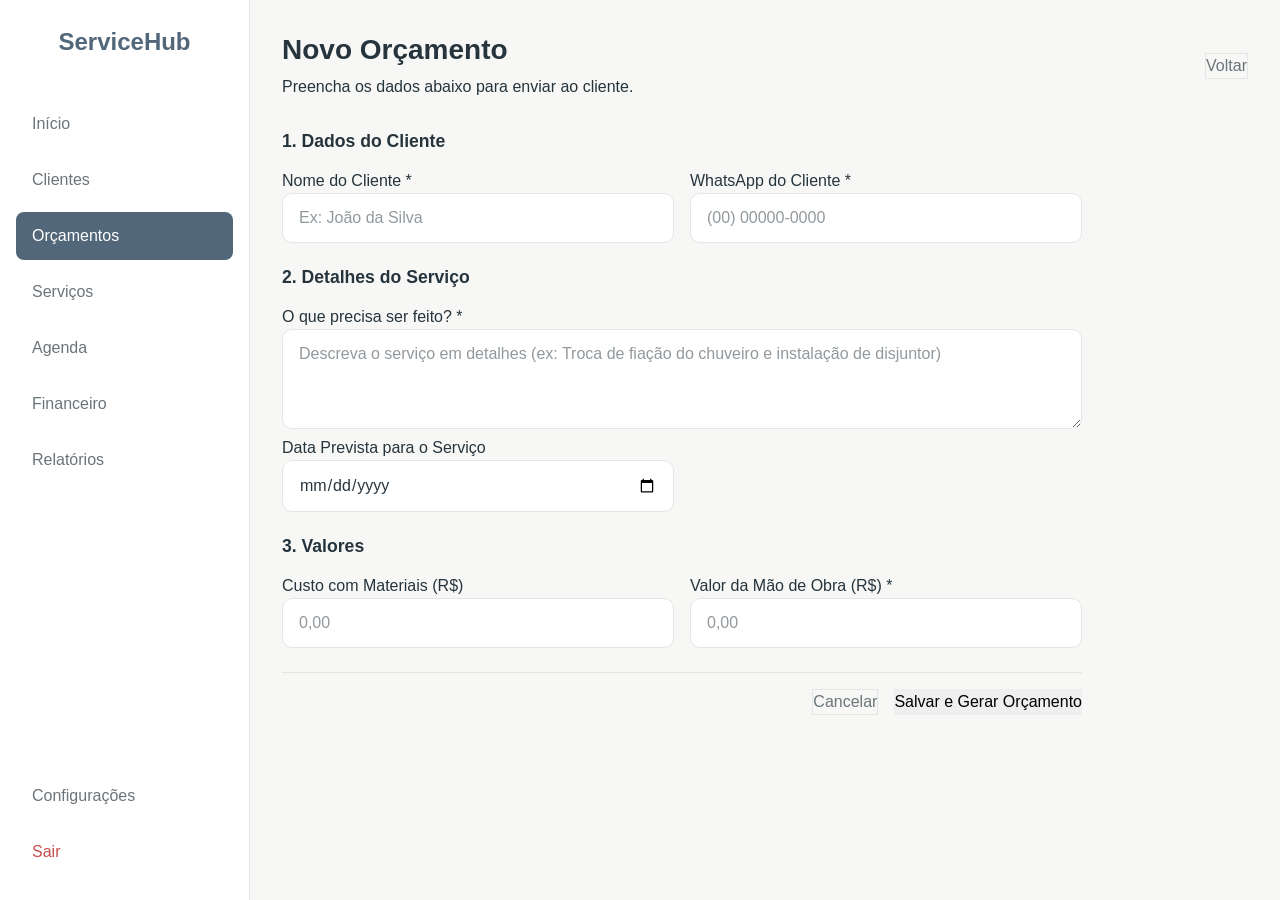
<file: servicehub/pages/novo-orcamento.html>
<!DOCTYPE html>
<html lang="pt-BR">
<head>
    <meta charset="UTF-8">
    <meta name="viewport" content="width=device-width, initial-scale=1.0">
    <title>Novo Orçamento - ServiceHub</title>
    
    <!-- CSS -->
    <link rel="stylesheet" href="../css/reset.css">
    <link rel="stylesheet" href="../css/variables.css">
    <link rel="stylesheet" href="../css/global.css">
    <link rel="stylesheet" href="../css/components.css">
    <link rel="stylesheet" href="../css/sidebar.css">
</head>
<body>

    <div class="layout-app">
        <!-- MENU LATERAL -->
        <aside class="sidebar">
            <div class="sidebar-logo">ServiceHub</div>
            
            <ul class="nav-menu">
                <li class="nav-item"><a href="dashboard.html">Início</a></li>
                <li class="nav-item"><a href="clientes.html">Clientes</a></li>
                <!-- Marcamos Orçamentos como Ativo -->
                <li class="nav-item"><a href="orcamentos.html" class="active">Orçamentos</a></li>
                <li class="nav-item"><a href="servicos.html">Serviços</a></li>
                <li class="nav-item"><a href="agenda.html">Agenda</a></li>
                <li class="nav-item"><a href="financeiro.html">Financeiro</a></li>
                <li class="nav-item"><a href="relatorios.html">Relatórios</a></li>
            </ul>
            
            <div class="sidebar-spacer"></div>
            
            <ul class="nav-menu">
                <li class="nav-item"><a href="configuracoes.html">Configurações</a></li>
                <li class="nav-item"><a href="login.html" style="color: #C94C4C;">Sair</a></li>
            </ul>
        </aside>

        <!-- CONTEÚDO PRINCIPAL -->
        <main class="main-content" style="flex-grow: 1; padding: 32px; overflow-y: auto;">
            
            <header class="dashboard-header" style="display: flex; justify-content: space-between; align-items: center; margin-bottom: 32px;">
                <div>
                    <h1 style="color: var(--cor-texto-principal); font-size: 1.75rem;">Novo Orçamento</h1>
                    <p style="color: var(--cor-texto-secundario); margin-top: 8px;">Preencha os dados abaixo para enviar ao cliente.</p>
                </div>
                <a href="dashboard.html" class="btn btn-outline">Voltar</a>
            </header>

            <!-- FORMULÁRIO DE ORÇAMENTO -->
            <section class="card" style="max-width: 800px;">
                <form action="orcamentos.html" method="GET">
                    
                    <!-- Dados do Cliente -->
                    <h2 class="panel-header" style="font-size: 1.1rem; color: var(--cor-principal); margin-bottom: 16px;">1. Dados do Cliente</h2>
                    <div class="form-row">
                        <div class="form-group">
                            <label for="cliente" class="form-label">Nome do Cliente *</label>
                            <!-- Idealmente isso seria um select puxando dos clientes cadastrados, mas para o MVP um input + datalist funciona bem -->
                            <input type="text" id="cliente" class="form-input" placeholder="Ex: João da Silva" required>
                        </div>
                        <div class="form-group">
                            <label for="telefone" class="form-label">WhatsApp do Cliente *</label>
                            <input type="tel" id="telefone" class="form-input" placeholder="(00) 00000-0000" required>
                        </div>
                    </div>

                    <!-- Dados do Serviço -->
                    <h2 class="panel-header" style="font-size: 1.1rem; color: var(--cor-principal); margin-top: 24px; margin-bottom: 16px;">2. Detalhes do Serviço</h2>
                    <div class="form-group">
                        <label for="descricao" class="form-label">O que precisa ser feito? *</label>
                        <textarea id="descricao" class="form-input" placeholder="Descreva o serviço em detalhes (ex: Troca de fiação do chuveiro e instalação de disjuntor)" required></textarea>
                    </div>

                    <div class="form-row">
                        <div class="form-group">
                            <label for="data_prevista" class="form-label">Data Prevista para o Serviço</label>
                            <input type="date" id="data_prevista" class="form-input">
                        </div>
                    </div>

                    <!-- Valores -->
                    <h2 class="panel-header" style="font-size: 1.1rem; color: var(--cor-principal); margin-top: 24px; margin-bottom: 16px;">3. Valores</h2>
                    <div class="form-row">
                        <div class="form-group">
                            <label for="valor_material" class="form-label">Custo com Materiais (R$)</label>
                            <input type="number" id="valor_material" class="form-input" placeholder="0,00" step="0.01">
                        </div>
                        <div class="form-group">
                            <label for="valor_mao_obra" class="form-label">Valor da Mão de Obra (R$) *</label>
                            <input type="number" id="valor_mao_obra" class="form-input" placeholder="0,00" step="0.01" required>
                        </div>
                    </div>

                    <!-- Ações -->
                    <div class="form-actions">
                        <button type="button" class="btn btn-outline" onclick="window.history.back()">Cancelar</button>
                        <!-- Ação positiva usando o Verde Musgo conforme a regra de cores -->
                        <button type="submit" class="btn btn-success">Salvar e Gerar Orçamento</button>
                    </div>

                </form>
            </section>

        </main>
    </div>

</body>
</html>
</file>
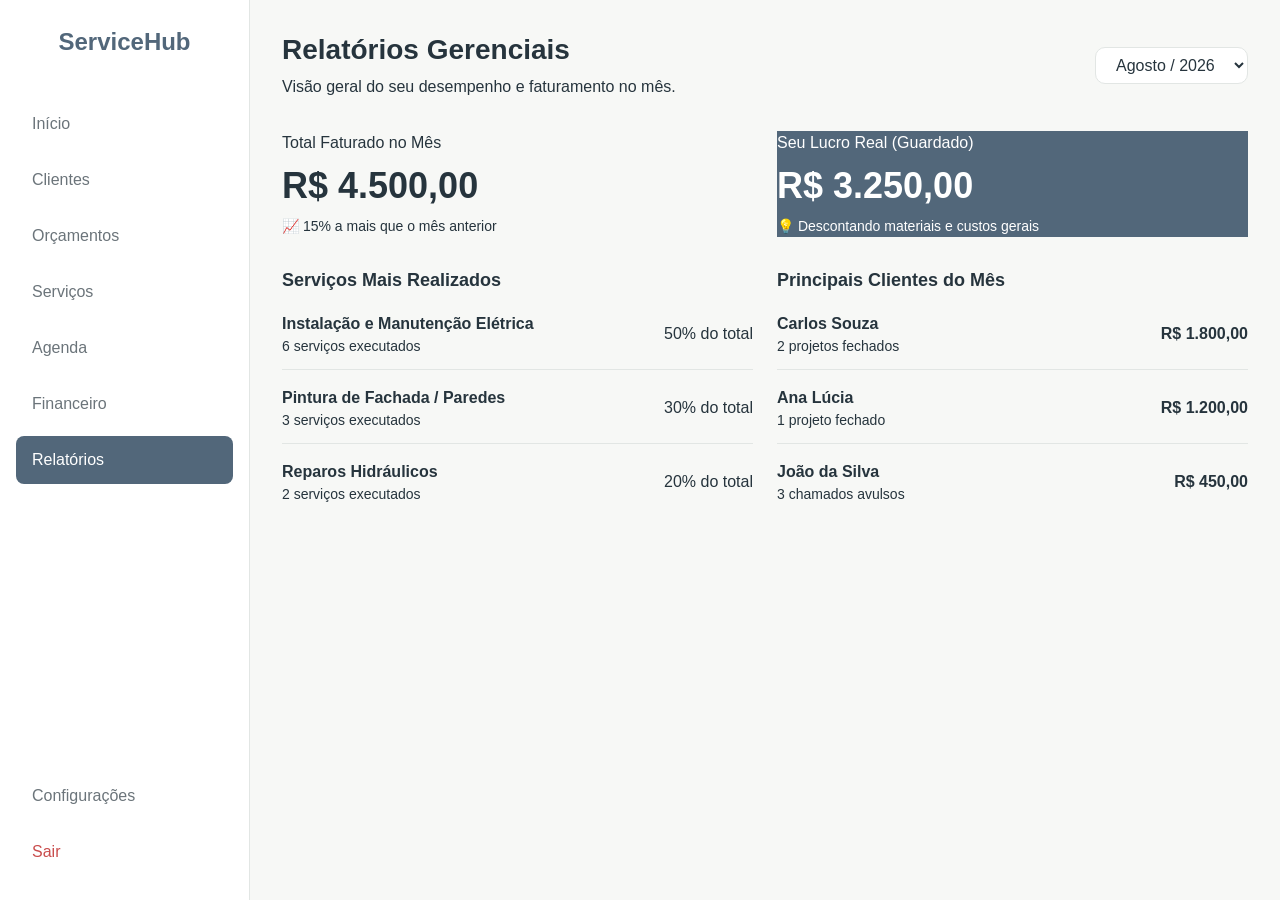
<file: servicehub/pages/relatorios.html>
<!DOCTYPE html>
<html lang="pt-BR">
<head>
    <meta charset="UTF-8">
    <meta name="viewport" content="width=device-width, initial-scale=1.0">
    <title>Relatórios - ServiceHub</title>
    
    <!-- CSS -->
    <link rel="stylesheet" href="../css/reset.css">
    <link rel="stylesheet" href="../css/variables.css">
    <link rel="stylesheet" href="../css/global.css">
    <link rel="stylesheet" href="../css/components.css">
    <link rel="stylesheet" href="../css/sidebar.css">
    <link rel="stylesheet" href="../css/relatorios.css">
</head>
<body>

    <div class="layout-app">
        <!-- MENU LATERAL -->
        <aside class="sidebar">
            <div class="sidebar-logo">ServiceHub</div>
            
            <ul class="nav-menu">
                <li class="nav-item"><a href="dashboard.html">Início</a></li>
                <li class="nav-item"><a href="clientes.html">Clientes</a></li>
                <li class="nav-item"><a href="orcamentos.html">Orçamentos</a></li>
                <li class="nav-item"><a href="servicos.html">Serviços</a></li>
                <li class="nav-item"><a href="agenda.html">Agenda</a></li>
                <li class="nav-item"><a href="financeiro.html">Financeiro</a></li>
                <li class="nav-item"><a href="relatorios.html" class="active">Relatórios</a></li>
            </ul>
            
            <div class="sidebar-spacer"></div>
            
            <ul class="nav-menu">
                <li class="nav-item"><a href="configuracoes.html">Configurações</a></li>
                <li class="nav-item"><a href="login.html" style="color: #C94C4C;">Sair</a></li>
            </ul>
        </aside>

        <!-- CONTEÚDO PRINCIPAL -->
        <main class="main-content" style="flex-grow: 1; padding: 32px; overflow-y: auto;">
            
            <header class="dashboard-header" style="display: flex; justify-content: space-between; align-items: center; margin-bottom: 32px;">
                <div>
                    <h1 style="color: var(--cor-texto-principal); font-size: 1.75rem;">Relatórios Gerenciais</h1>
                    <p style="color: var(--cor-texto-secundario); margin-top: 8px;">Visão geral do seu desempenho e faturamento no mês.</p>
                </div>
                <!-- Filtro simples de período -->
                <div>
                    <select class="form-input" style="padding: 8px 16px;">
                        <option>Agosto / 2026</option>
                        <option>Julho / 2026</option>
                        <option>Junho / 2026</option>
                    </select>
                </div>
            </header>

            <!-- RESUMO EM DESTAQUE -->
            <section class="relatorio-grid">
                
                <!-- Card de Faturamento Total -->
                <div class="card">
                    <span class="kpi-title" style="color: var(--cor-texto-secundario);">Total Faturado no Mês</span>
                    <h2 style="font-size: 2.25rem; font-weight: 700; color: var(--cor-sucesso); margin-top: 8px;">R$ 4.500,00</h2>
                    <p style="font-size: 0.875rem; color: var(--cor-texto-secundario); margin-top: 8px;">📈 15% a mais que o mês anterior</p>
                </div>

                <!-- Card de Lucro Líquido -->
                <div class="card relatorio-card-destaque">
                    <span class="kpi-title" style="color: var(--cor-destaque);">Seu Lucro Real (Guardado)</span>
                    <h2 style="font-size: 2.25rem; font-weight: 700; color: #FFFFFF; margin-top: 8px;">R$ 3.250,00</h2>
                    <p style="font-size: 0.875rem; color: var(--cor-destaque); margin-top: 8px;">💡 Descontando materiais e custos gerais</p>
                </div>

            </section>

            <!-- PAINÉIS DE DETALHES -->
            <section class="relatorio-grid">
                
                <!-- Serviços mais realizados -->
                <div class="card">
                    <h2 class="panel-header" style="font-size: 1.125rem; color: var(--cor-principal); margin-bottom: 20px;">Serviços Mais Realizados</h2>
                    
                    <div class="relatorio-lista-simples">
                        <div class="relatorio-linha-item">
                            <div>
                                <strong style="color: var(--cor-texto-principal);">Instalação e Manutenção Elétrica</strong>
                                <p style="font-size: 0.875rem; color: var(--cor-texto-secundario);">6 serviços executados</p>
                            </div>
                            <span class="status-tag" style="background-color: var(--cor-destaque); color: var(--cor-texto-principal);">50% do total</span>
                        </div>

                        <div class="relatorio-linha-item">
                            <div>
                                <strong style="color: var(--cor-texto-principal);">Pintura de Fachada / Paredes</strong>
                                <p style="font-size: 0.875rem; color: var(--cor-texto-secundario);">3 serviços executados</p>
                            </div>
                            <span class="status-tag" style="background-color: var(--cor-destaque); color: var(--cor-texto-principal);">30% do total</span>
                        </div>

                        <div class="relatorio-linha-item">
                            <div>
                                <strong style="color: var(--cor-texto-principal);">Reparos Hidráulicos</strong>
                                <p style="font-size: 0.875rem; color: var(--cor-texto-secundario);">2 serviços executados</p>
                            </div>
                            <span class="status-tag" style="background-color: var(--cor-destaque); color: var(--cor-texto-principal);">20% do total</span>
                        </div>
                    </div>
                </div>

                <!-- Clientes que mais geraram receita -->
                <div class="card">
                    <h2 class="panel-header" style="font-size: 1.125rem; color: var(--cor-principal); margin-bottom: 20px;">Principais Clientes do Mês</h2>
                    
                    <div class="relatorio-lista-simples">
                        <div class="relatorio-linha-item">
                            <div>
                                <strong style="color: var(--cor-texto-principal);">Carlos Souza</strong>
                                <p style="font-size: 0.875rem; color: var(--cor-texto-secundario);">2 projetos fechados</p>
                            </div>
                            <span style="font-weight: 700; color: var(--cor-sucesso);">R$ 1.800,00</span>
                        </div>

                        <div class="relatorio-linha-item">
                            <div>
                                <strong style="color: var(--cor-texto-principal);">Ana Lúcia</strong>
                                <p style="font-size: 0.875rem; color: var(--cor-texto-secundario);">1 projeto fechado</p>
                            </div>
                            <span style="font-weight: 700; color: var(--cor-sucesso);">R$ 1.200,00</span>
                        </div>

                        <div class="relatorio-linha-item">
                            <div>
                                <strong style="color: var(--cor-texto-principal);">João da Silva</strong>
                                <p style="font-size: 0.875rem; color: var(--cor-texto-secundario);">3 chamados avulsos</p>
                            </div>
                            <span style="font-weight: 700; color: var(--cor-sucesso);">R$ 450,00</span>
                        </div>
                    </div>
                </div>

            </section>

        </main>
    </div>

</body>
</html>
</file>
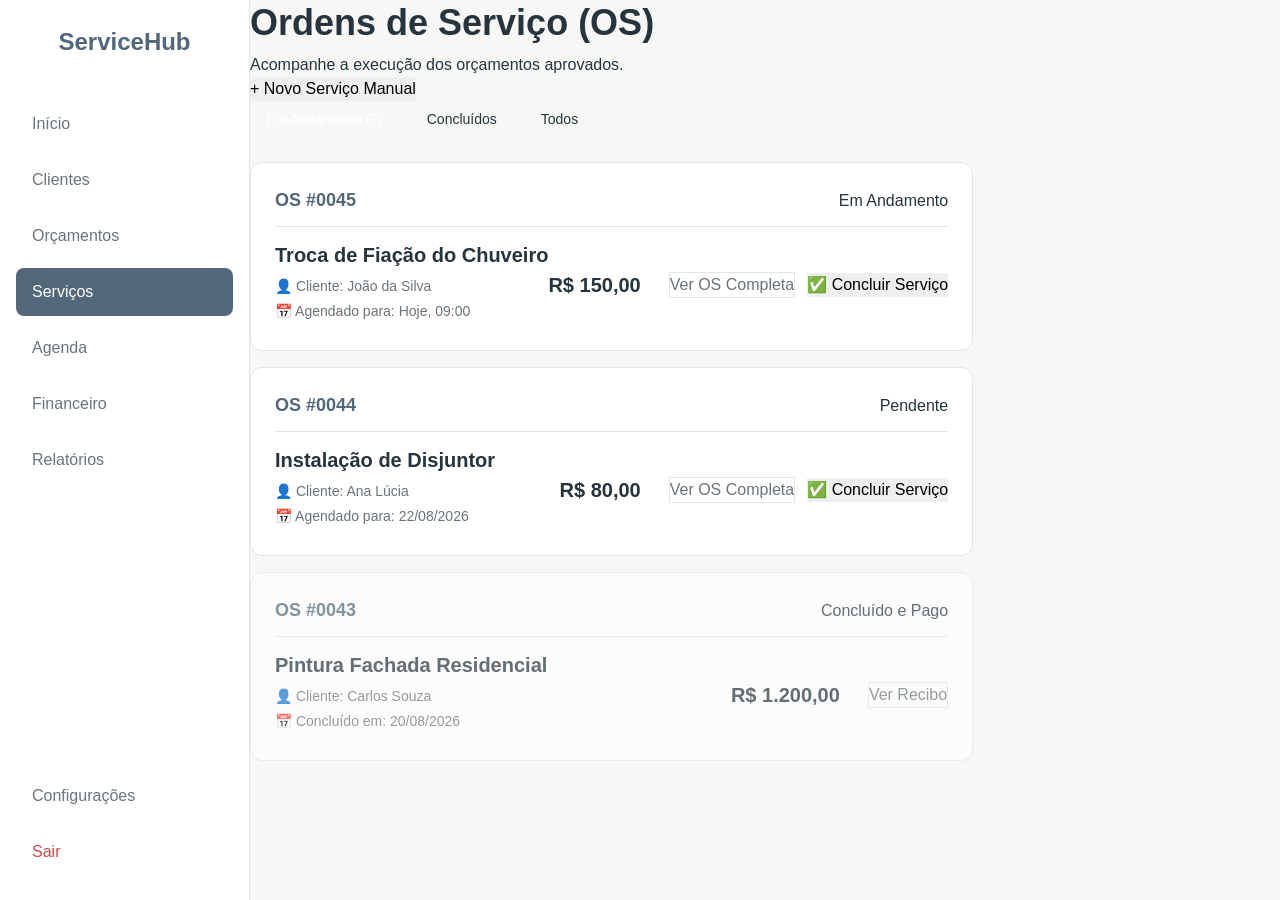
<file: servicehub/pages/servicos.html>
<!DOCTYPE html>
<html lang="pt-BR">
<head>
    <meta charset="UTF-8">
    <meta name="viewport" content="width=device-width, initial-scale=1.0">
    <title>Serviços - ServiceHub</title>
    
    <!-- CSS -->
    <link rel="stylesheet" href="../css/reset.css">
    <link rel="stylesheet" href="../css/variables.css">
    <link rel="stylesheet" href="../css/global.css">
    <link rel="stylesheet" href="../css/components.css">
    <link rel="stylesheet" href="../css/sidebar.css">
    <link rel="stylesheet" href="../css/servicos.css">
    
    <!-- Reutilizando o estilo de botões de filtro da tela de orçamentos -->
    <style>
        .filter-bar {
            display: flex;
            gap: 12px;
            margin-bottom: 24px;
        }
        .filter-btn {
            padding: 8px 16px;
            border-radius: 20px;
            background-color: var(--cor-card);
            border: 1px solid var(--cor-borda);
            color: var(--cor-texto-secundario);
            cursor: pointer;
            font-size: 0.875rem;
            font-weight: 500;
        }
        .filter-btn.active {
            background-color: var(--cor-principal);
            color: #FFF;
            border-color: var(--cor-principal);
        }
    </style>
</head>
<body>

    <div class="layout-app">
        <!-- MENU LATERAL -->
        <aside class="sidebar">
            <div class="sidebar-logo">ServiceHub</div>
            
            <ul class="nav-menu">
                <li class="nav-item"><a href="dashboard.html">Início</a></li>
                <li class="nav-item"><a href="clientes.html">Clientes</a></li>
                <li class="nav-item"><a href="orcamentos.html">Orçamentos</a></li>
                <li class="nav-item"><a href="servicos.html" class="active">Serviços</a></li>
                <li class="nav-item"><a href="agenda.html">Agenda</a></li>
                <li class="nav-item"><a href="financeiro.html">Financeiro</a></li>
                <li class="nav-item"><a href="relatorios.html">Relatórios</a></li>
            </ul>
            
            <div class="sidebar-spacer"></div>
            
            <ul class="nav-menu">
                <li class="nav-item"><a href="configuracoes.html">Configurações</a></li>
                <li class="nav-item"><a href="login.html" style="color: #C94C4C;">Sair</a></li>
            </ul>
        </aside>

        <!-- CONTEÚDO PRINCIPAL -->
        <main class="main-content">
            
            <header class="dashboard-header">
                <div>
                    <h1>Ordens de Serviço (OS)</h1>
                    <p style="color: var(--cor-texto-secundario); margin-top: 8px;">Acompanhe a execução dos orçamentos aprovados.</p>
                </div>
                <!-- O fluxo principal é gerar serviço pelo orçamento, mas é bom ter o botão manual -->
                <button class="btn btn-primary">+ Novo Serviço Manual</button>
            </header>

            <!-- Barra de Filtros Rápidos -->
            <div class="filter-bar">
                <button class="filter-btn active">Em Andamento (2)</button>
                <button class="filter-btn">Concluídos</button>
                <button class="filter-btn">Todos</button>
            </div>

            <!-- LISTA DE SERVIÇOS (OS) -->
            <div class="servicos-list">
                
                <!-- Serviço 1: Em Andamento -->
                <div class="os-card">
                    <div class="os-header">
                        <span class="os-number">OS #0045</span>
                        <!-- Usando o Azul Pastel para indicar informação/andamento, conforme paleta -->
                        <span class="status-tag" style="background-color: var(--cor-destaque); color: var(--cor-texto-principal);">Em Andamento</span>
                    </div>
                    <div class="os-body">
                        <div class="os-info">
                            <h3>Troca de Fiação do Chuveiro</h3>
                            <p>👤 Cliente: João da Silva</p>
                            <p>📅 Agendado para: Hoje, 09:00</p>
                        </div>
                        <div class="os-actions">
                            <span style="font-size: 1.25rem; font-weight: bold; color: var(--cor-texto-principal); margin-right: 16px;">R$ 150,00</span>
                            <button class="btn btn-outline">Ver OS Completa</button>
                            <!-- Ação positiva que vai gerar o registro financeiro -->
                            <button class="btn btn-success">✅ Concluir Serviço</button>
                        </div>
                    </div>
                </div>

                <!-- Serviço 2: Pendente / Atrasado -->
                <div class="os-card">
                    <div class="os-header">
                        <span class="os-number">OS #0044</span>
                        <!-- Amarelo Suave indicando pendência -->
                        <span class="status-tag status-pending">Pendente</span>
                    </div>
                    <div class="os-body">
                        <div class="os-info">
                            <h3>Instalação de Disjuntor</h3>
                            <p>👤 Cliente: Ana Lúcia</p>
                            <p>📅 Agendado para: 22/08/2026</p>
                        </div>
                        <div class="os-actions">
                            <span style="font-size: 1.25rem; font-weight: bold; color: var(--cor-texto-principal); margin-right: 16px;">R$ 80,00</span>
                            <button class="btn btn-outline">Ver OS Completa</button>
                            <button class="btn btn-success">✅ Concluir Serviço</button>
                        </div>
                    </div>
                </div>

                <!-- Serviço 3: Concluído (Filtro mostraria apenas ao clicar na aba correspondente, mas deixei aqui como exemplo visual) -->
                <div class="os-card" style="opacity: 0.7;">
                    <div class="os-header">
                        <span class="os-number">OS #0043</span>
                        <span class="status-tag status-success">Concluído e Pago</span>
                    </div>
                    <div class="os-body">
                        <div class="os-info">
                            <h3>Pintura Fachada Residencial</h3>
                            <p>👤 Cliente: Carlos Souza</p>
                            <p>📅 Concluído em: 20/08/2026</p>
                        </div>
                        <div class="os-actions">
                            <span style="font-size: 1.25rem; font-weight: bold; color: var(--cor-sucesso); margin-right: 16px;">R$ 1.200,00</span>
                            <button class="btn btn-outline">Ver Recibo</button>
                        </div>
                    </div>
                </div>

            </div>

        </main>
    </div>

</body>
</html>
</file>
<file: servicehub/css/variables.css>
/* ========================================
   SERVICEHUB - VARIÁVEIS
   ======================================== */

:root {

    /* ==============================
       CORES PRINCIPAIS
       ============================== */

    --color-primary: #52677A;
    --color-primary-dark: #3F5263;
    --color-primary-light: #A9C4D6;

    /* Verde musgo */
    --color-success: #657A56;
    --color-success-dark: #506244;
    --color-success-light: #DDE5D7;

    /* ==============================
       CORES DE APOIO
       ============================== */

    --color-background: #F7F8F6;
    --color-surface: #FFFFFF;

    --color-text: #26343D;
    --color-text-secondary: #6B747A;
    --color-text-light: #92999D;

    --color-border: #E2E6E4;

    /* ==============================
       CORES DE STATUS
       ============================== */

    --color-warning: #C49A52;
    --color-warning-light: #F5EBD8;

    --color-danger: #B86464;
    --color-danger-light: #F4DEDE;

    --color-info: #668CA3;
    --color-info-light: #DFEAF0;

    /* ==============================
       TIPOGRAFIA
       ============================== */

    --font-family:
        Inter,
        -apple-system,
        BlinkMacSystemFont,
        "Segoe UI",
        Roboto,
        Arial,
        sans-serif;

    --font-size-xs: 0.75rem;
    --font-size-sm: 0.875rem;
    --font-size-md: 1rem;
    --font-size-lg: 1.125rem;
    --font-size-xl: 1.375rem;
    --font-size-2xl: 1.75rem;
    --font-size-3xl: 2.25rem;

    /* ==============================
       PESOS DA FONTE
       ============================== */

    --font-regular: 400;
    --font-medium: 500;
    --font-semibold: 600;
    --font-bold: 700;

    /* ==============================
       ESPAÇAMENTOS
       ============================== */

    --space-1: 0.25rem;
    --space-2: 0.5rem;
    --space-3: 0.75rem;
    --space-4: 1rem;
    --space-5: 1.25rem;
    --space-6: 1.5rem;
    --space-8: 2rem;
    --space-10: 2.5rem;
    --space-12: 3rem;

    /* ==============================
       BORDAS
       ============================== */

    --radius-sm: 6px;
    --radius-md: 10px;
    --radius-lg: 14px;
    --radius-xl: 20px;
    --radius-full: 999px;

    /* ==============================
       SOMBRAS
       ============================== */

    --shadow-sm:
        0 1px 3px rgba(38, 52, 61, 0.06);

    --shadow-md:
        0 4px 12px rgba(38, 52, 61, 0.08);

    --shadow-lg:
        0 10px 30px rgba(38, 52, 61, 0.10);

    /* ==============================
       TRANSIÇÕES
       ============================== */

    --transition-fast: 150ms ease;
    --transition-normal: 250ms ease;

    /* ==============================
       LAYOUT
       ============================== */

    --sidebar-width: 250px;
    --header-height: 72px;

    --content-max-width: 1440px;
}
</file>
<file: servicehub/css/global.css>
/* ========================================
   SERVICEHUB - GLOBAL
   ======================================== */

body {
    font-family: var(--font-family);
    font-size: var(--font-size-md);
    font-weight: var(--font-regular);

    color: var(--color-text);
    background-color: var(--color-background);

    line-height: 1.5;
}

/* ==============================
   TÍTULOS
   ============================== */

h1,
h2,
h3,
h4,
h5,
h6 {
    color: var(--color-text);
    font-weight: var(--font-semibold);
    line-height: 1.25;
}

h1 {
    font-size: var(--font-size-3xl);
}

h2 {
    font-size: var(--font-size-2xl);
}

h3 {
    font-size: var(--font-size-xl);
}

h4 {
    font-size: var(--font-size-lg);
}

/* ==============================
   TEXTOS
   ============================== */

p {
    color: var(--color-text-secondary);
}

.text-muted {
    color: var(--color-text-light);
}

.text-primary {
    color: var(--color-primary);
}

.text-success {
    color: var(--color-success);
}

.text-danger {
    color: var(--color-danger);
}

.text-warning {
    color: var(--color-warning);
}

/* ==============================
   CONTAINER
   ============================== */

.container {
    width: min(
        100% - 2rem,
        var(--content-max-width)
    );

    margin-inline: auto;
}

/* ==============================
   FLEX
   ============================== */

.flex {
    display: flex;
}

.flex-column {
    display: flex;
    flex-direction: column;
}

.items-center {
    align-items: center;
}

.justify-between {
    justify-content: space-between;
}

.justify-center {
    justify-content: center;
}

.gap-1 {
    gap: var(--space-1);
}

.gap-2 {
    gap: var(--space-2);
}

.gap-3 {
    gap: var(--space-3);
}

.gap-4 {
    gap: var(--space-4);
}

.gap-6 {
    gap: var(--space-6);
}

.gap-8 {
    gap: var(--space-8);
}

/* ==============================
   GRID
   ============================== */

.grid {
    display: grid;
}

.grid-2 {
    grid-template-columns: repeat(2, 1fr);
}

.grid-3 {
    grid-template-columns: repeat(3, 1fr);
}

.grid-4 {
    grid-template-columns: repeat(4, 1fr);
}

/* ==============================
   LINKS
   ============================== */

a {
    transition:
        color var(--transition-fast),
        background-color var(--transition-fast);
}

/* ==============================
   INPUTS
   ============================== */

input,
textarea,
select {
    width: 100%;

    padding: 0.75rem 1rem;

    color: var(--color-text);
    background-color: var(--color-surface);

    border: 1px solid var(--color-border);
    border-radius: var(--radius-md);

    outline: none;

    transition:
        border-color var(--transition-fast),
        box-shadow var(--transition-fast);
}

input::placeholder,
textarea::placeholder {
    color: var(--color-text-light);
}

input:focus,
textarea:focus,
select:focus {
    border-color: var(--color-primary);

    box-shadow:
        0 0 0 3px rgba(169, 196, 214, 0.35);
}

/* ==============================
   SCROLLBAR
   ============================== */

::-webkit-scrollbar {
    width: 8px;
}

::-webkit-scrollbar-track {
    background: var(--color-background);
}

::-webkit-scrollbar-thumb {
    background: var(--color-primary-light);
    border-radius: var(--radius-full);
}

::-webkit-scrollbar-thumb:hover {
    background: var(--color-primary);
}

/* ==============================
   ACESSIBILIDADE
   ============================== */

:focus-visible {
    outline: 3px solid var(--color-primary-light);
    outline-offset: 2px;
}
</file>
<file: servicehub/css/components.css>
/* Adicione isso no final do seu css/components.css */
.form-row {
    display: grid;
    grid-template-columns: 1fr 1fr;
    gap: 16px;
}

textarea.form-input {
    resize: vertical;
    min-height: 100px;
    font-family: inherit;
}

.form-actions {
    display: flex;
    justify-content: flex-end;
    gap: 16px;
    margin-top: 24px;
    padding-top: 16px;
    border-top: 1px solid var(--cor-borda, #E2E6E4);
}

/* Botão de Cancelar/Voltar (Discreto) */
.btn-outline {
    background-color: transparent;
    border: 1px solid var(--cor-borda, #E2E6E4);
    color: var(--cor-texto-secundario, #6B747A);
}
.btn-outline:hover {
    background-color: var(--cor-fundo, #F7F8F6);
    color: var(--cor-texto-principal, #26343D);
}
</file>
<file: servicehub/css/sidebar.css>
/* =========================================
   SIDEBAR (Menu Lateral)
   ========================================= */
.layout-app {
    display: flex;
    min-height: 100vh;
    background-color: var(--cor-fundo, #F7F8F6);
}

.sidebar {
    width: 250px;
    background-color: #FFFFFF;
    border-right: 1px solid var(--cor-borda, #E2E6E4);
    display: flex;
    flex-direction: column;
    padding: 24px 16px;
}

.sidebar-logo {
    font-size: 1.5rem;
    font-weight: 700;
    color: var(--cor-principal, #52677A);
    text-align: center;
    margin-bottom: 40px;
}

.nav-menu {
    list-style: none;
    display: flex;
    flex-direction: column;
    gap: 8px;
}

.nav-item a {
    display: flex;
    align-items: center;
    padding: 12px 16px;
    text-decoration: none;
    color: var(--cor-texto-secundario, #6B747A);
    border-radius: 8px;
    font-weight: 500;
    transition: all 0.2s;
}

.nav-item a:hover, .nav-item a.active {
    background-color: var(--cor-principal, #52677A);
    color: #FFFFFF;
}

/* Espaçador para empurrar configurações para baixo */
.sidebar-spacer {
    flex-grow: 1;
}
</file>
<file: servicehub/css/relatorios.css>
/* =========================================
   RELATÓRIOS STYLES
   ========================================= */
.relatorio-grid {
    display: grid;
    grid-template-columns: 1fr 1fr;
    gap: 24px;
    margin-bottom: 32px;
}

.relatorio-card-destaque {
    background-color: var(--cor-principal, #52677A);
    color: #FFFFFF;
    border: none;
}

.relatorio-card-destaque h2, 
.relatorio-card-destaque p, 
.relatorio-card-destaque span {
    color: #FFFFFF !important;
}

.relatorio-lista-simples {
    display: flex;
    flex-direction: column;
    gap: 16px;
}

.relatorio-linha-item {
    display: flex;
    justify-content: space-between;
    align-items: center;
    padding-bottom: 12px;
    border-bottom: 1px solid var(--cor-borda, #E2E6E4);
}

.relatorio-linha-item:last-child {
    border-bottom: none;
    padding-bottom: 0;
}
</file>
<file: servicehub/css/servicos.css>
/* =========================================
   SERVIÇOS (Ordens de Serviço) STYLES
   ========================================= */
.os-card {
    display: flex;
    flex-direction: column;
    background-color: var(--cor-card, #FFFFFF);
    border: 1px solid var(--cor-borda, #E2E6E4);
    border-radius: 12px;
    padding: 24px;
    margin-bottom: 16px;
    transition: box-shadow 0.2s;
}

.os-card:hover {
    box-shadow: 0 4px 12px rgba(38, 52, 61, 0.08);
}

.os-header {
    display: flex;
    justify-content: space-between;
    align-items: center;
    border-bottom: 1px solid var(--cor-borda, #E2E6E4);
    padding-bottom: 12px;
    margin-bottom: 16px;
}

.os-number {
    font-size: 1.125rem;
    font-weight: 700;
    color: var(--cor-principal, #52677A);
}

.os-body {
    display: flex;
    justify-content: space-between;
    align-items: center;
}

.os-info h3 {
    font-size: 1.25rem;
    color: var(--cor-texto-principal, #26343D);
    margin-bottom: 8px;
}

.os-info p {
    font-size: 0.875rem;
    color: var(--cor-texto-secundario, #6B747A);
    display: flex;
    align-items: center;
    gap: 8px;
    margin-bottom: 4px;
}

.os-actions {
    display: flex;
    gap: 12px;
    align-items: center;
}
</file>
